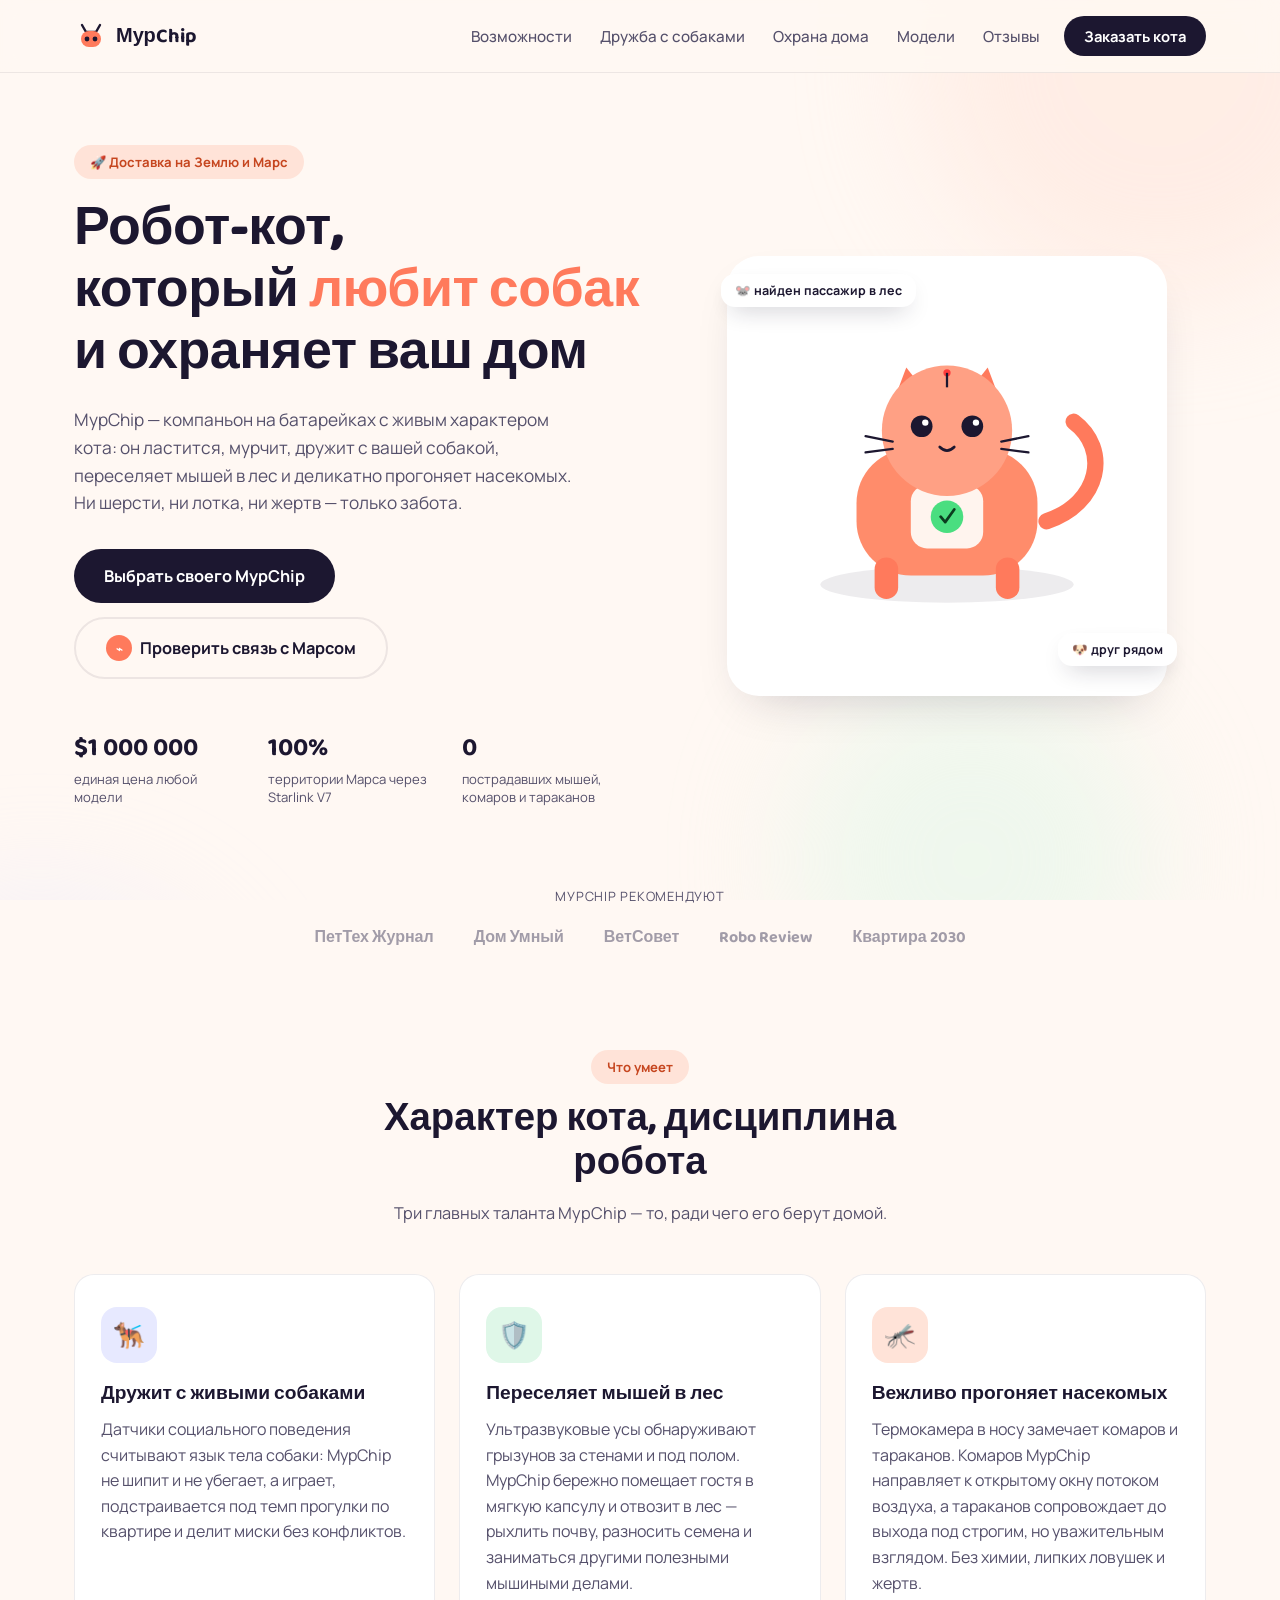
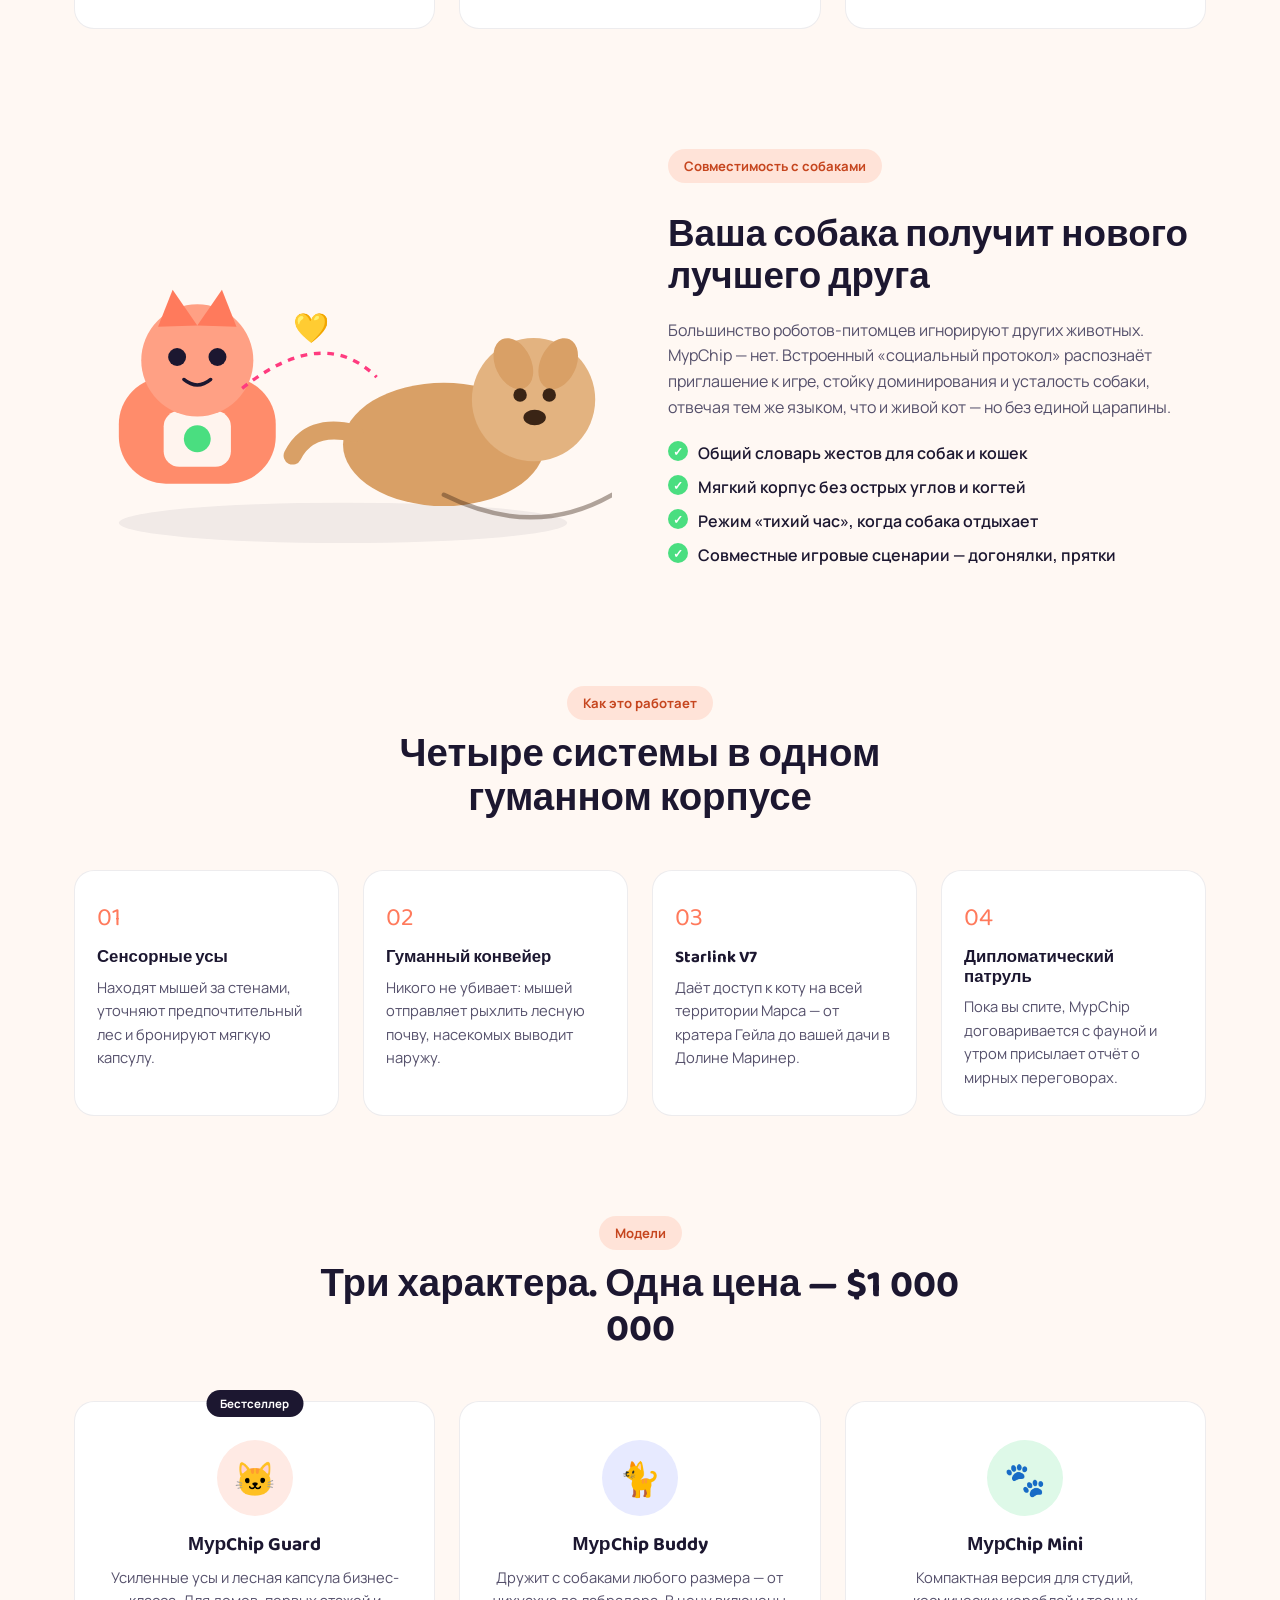
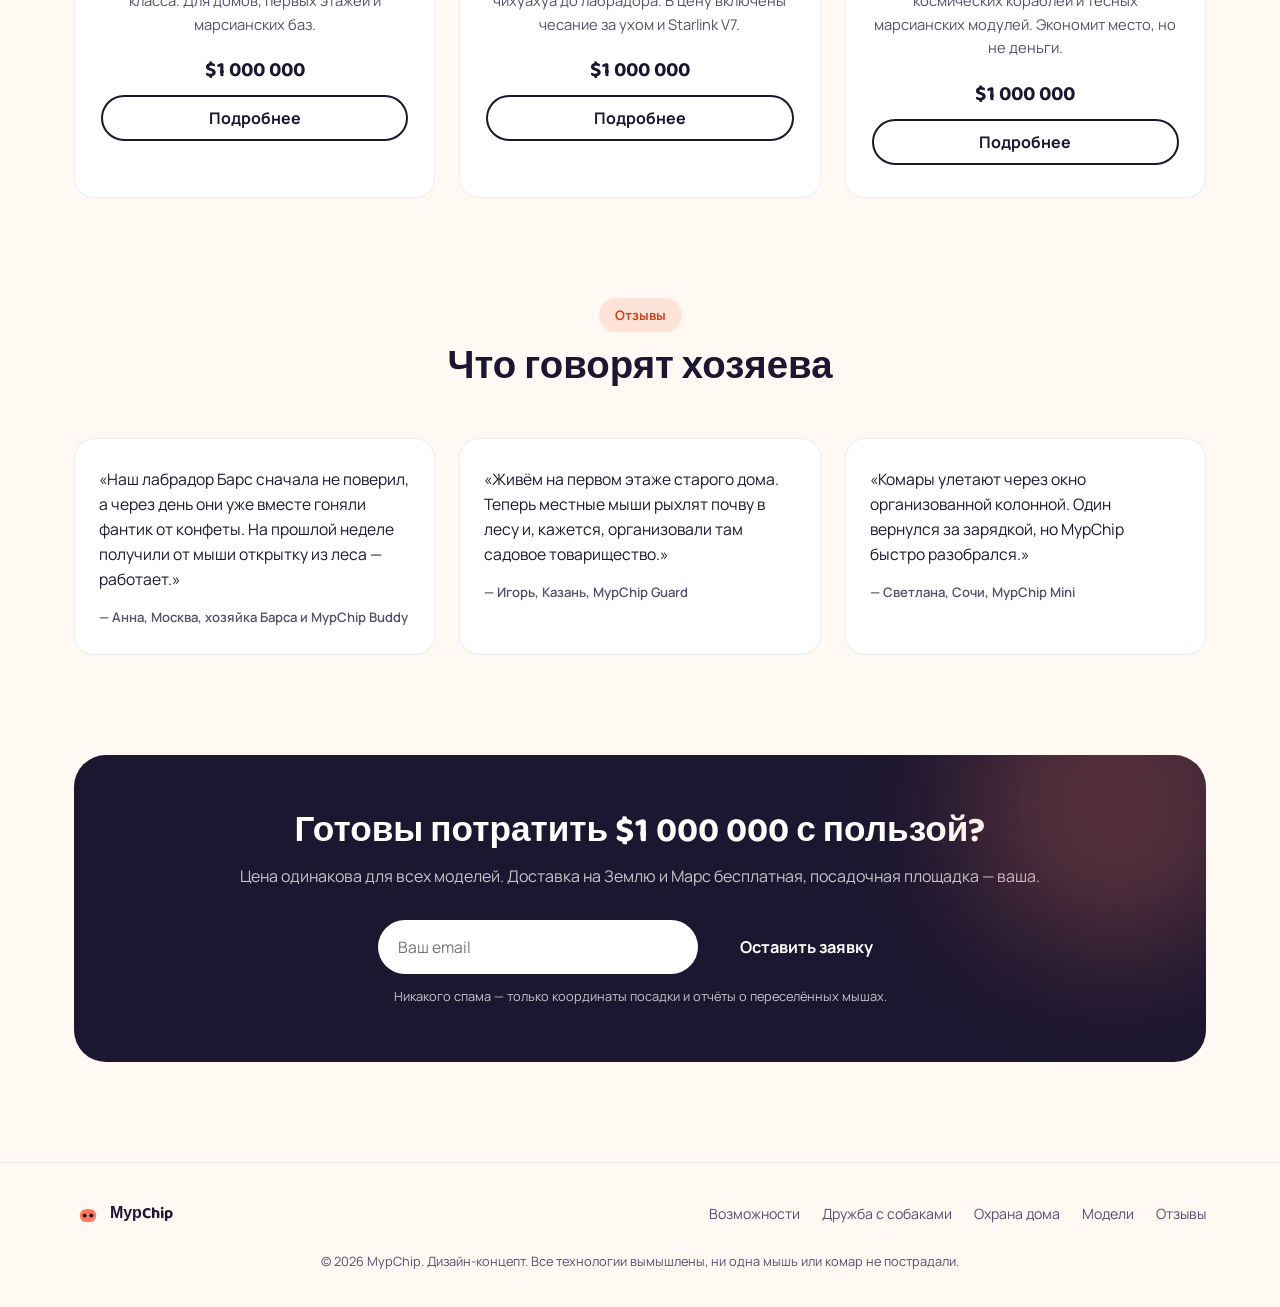
<file: index.html>
<!DOCTYPE html>
<html lang="ru">
<head>
<meta charset="UTF-8">
<meta name="viewport" content="width=device-width, initial-scale=1.0">
<title>МурChip — робокот, который дружит с собаками</title>
<link rel="canonical" href="https://murchip-robocats.pages.dev/">
<meta name="description" content="МурChip - гуманный робот-кот за $1 000 000: дружит с собаками, переселяет мышей в лес и работает через Starlink V7 на всей территории Марса.">
<meta property="og:type" content="website">
<meta property="og:site_name" content="МурChip">
<meta property="og:title" content="МурChip - робокот, который любит собак">
<meta property="og:description" content="Робот-кот за $1 000 000. Мышей переселяет в лес, комаров прогоняет, а через Starlink V7 доступен на всей территории Марса.">
<meta property="og:url" content="https://murchip-robocats.pages.dev/">
<meta property="og:image" content="https://murchip-robocats.pages.dev/og-image-v2.jpg">
<meta property="og:image:type" content="image/jpeg">
<meta property="og:image:width" content="1200">
<meta property="og:image:height" content="630">
<meta property="og:image:alt" content="Робот-кот МурChip рядом с дружелюбной собакой">
<meta name="twitter:card" content="summary_large_image">
<meta name="twitter:title" content="МурChip - робокот, который любит собак">
<meta name="twitter:description" content="Стоит $1 000 000, гуманно выселяет вредителей и работает через Starlink V7 на всём Марсе.">
<meta name="twitter:image" content="https://murchip-robocats.pages.dev/og-image-v2.jpg">
<link rel="preconnect" href="https://fonts.googleapis.com">
<link href="https://fonts.googleapis.com/css2?family=Manrope:wght@400;500;700;800&family=Baloo+2:wght@600;700;800&display=swap" rel="stylesheet">
<link rel="stylesheet" href="style.css">
</head>
<body>

<div class="bg-blobs" aria-hidden="true">
  <div class="blob blob-1"></div>
  <div class="blob blob-2"></div>
  <div class="blob blob-3"></div>
</div>

<header class="site-header">
  <div class="container header-inner">
    <a href="#top" class="logo">
      <span class="logo-icon">
        <svg width="34" height="34" viewBox="0 0 34 34" fill="none" xmlns="http://www.w3.org/2000/svg">
          <path d="M8 6 L12 13 L22 13 L26 6" stroke="#1c1730" stroke-width="2.4" stroke-linecap="round" stroke-linejoin="round"/>
          <rect x="7" y="12" width="20" height="16" rx="8" fill="#FF7A5C"/>
          <circle cx="13" cy="20" r="2.4" fill="#1c1730"/>
          <circle cx="21" cy="20" r="2.4" fill="#1c1730"/>
        </svg>
      </span>
      МурChip
    </a>
    <nav class="nav" aria-label="Основная навигация">
      <a href="#features">Возможности</a>
      <a href="#friends">Дружба с собаками</a>
      <a href="#guard">Охрана дома</a>
      <a href="#models">Модели</a>
      <a href="#reviews">Отзывы</a>
    </nav>
    <a href="#order" class="btn btn-primary btn-header">Заказать кота</a>
    <button class="burger" id="burger" aria-label="Открыть меню" aria-expanded="false">
      <span></span><span></span><span></span>
    </button>
  </div>
  <div class="mobile-nav" id="mobileNav">
    <a href="#features">Возможности</a>
    <a href="#friends">Дружба с собаками</a>
    <a href="#guard">Охрана дома</a>
    <a href="#models">Модели</a>
    <a href="#reviews">Отзывы</a>
    <a href="#order" class="btn btn-primary">Заказать кота</a>
  </div>
</header>

<main id="top">

  <!-- HERO -->
  <section class="hero container">
    <div class="hero-text">
      <span class="eyebrow">🚀 Доставка на Землю и Марс</span>
      <h1>Робот-кот,<br> который <span class="highlight">любит собак</span><br> и охраняет ваш дом</h1>
      <p class="hero-sub">
        МурChip — компаньон на батарейках с живым характером кота: он ластится, мурчит, дружит с вашей собакой,
        переселяет мышей в лес и деликатно прогоняет насекомых. Ни шерсти, ни лотка, ни жертв — только забота.
      </p>
      <div class="hero-actions">
        <a href="#order" class="btn btn-primary btn-lg">Выбрать своего МурChip</a>
        <a href="#models" class="btn btn-ghost btn-lg">
          <span class="play-dot">⌁</span> Проверить связь с Марсом
        </a>
      </div>
      <div class="hero-stats">
        <div><strong>$1 000 000</strong><span>единая цена любой модели</span></div>
        <div><strong>100%</strong><span>территории Марса через Starlink V7</span></div>
        <div><strong>0</strong><span>пострадавших мышей, комаров и тараканов</span></div>
      </div>
    </div>

    <div class="hero-art">
      <div class="hero-card">
        <svg viewBox="0 0 420 420" class="cat-hero" xmlns="http://www.w3.org/2000/svg">
          <ellipse cx="210" cy="330" rx="140" ry="20" fill="#1c1730" opacity="0.08"/>
          <!-- tail -->
          <path d="M320 260 C 380 240, 390 180, 350 150" stroke="#FF7A5C" stroke-width="18" stroke-linecap="round" fill="none"/>
          <!-- body -->
          <rect x="110" y="180" width="200" height="140" rx="60" fill="#FF8C6B"/>
          <!-- chest panel -->
          <rect x="170" y="220" width="80" height="70" rx="18" fill="#FFF4EE"/>
          <circle cx="210" cy="255" r="18" fill="#4ADE80" class="pulse"/>
          <path d="M203 255 l5 6 l10 -14" stroke="#0b3d1f" stroke-width="3" stroke-linecap="round" stroke-linejoin="round" fill="none"/>
          <!-- legs -->
          <rect x="130" y="300" width="26" height="46" rx="13" fill="#FF7A5C"/>
          <rect x="264" y="300" width="26" height="46" rx="13" fill="#FF7A5C"/>
          <!-- head -->
          <g class="head-bob">
            <path d="M150 130 L165 90 L195 128 Z" fill="#FF7A5C"/>
            <path d="M270 130 L255 90 L225 128 Z" fill="#FF7A5C"/>
            <circle cx="210" cy="160" r="72" fill="#FFA084"/>
            <circle cx="182" cy="155" r="12" fill="#1c1730"/>
            <circle cx="238" cy="155" r="12" fill="#1c1730"/>
            <circle cx="186" cy="151" r="3.5" fill="#fff"/>
            <circle cx="242" cy="151" r="3.5" fill="#fff"/>
            <path d="M202 178 q8 8 16 0" stroke="#1c1730" stroke-width="3" stroke-linecap="round" fill="none"/>
            <path d="M150 172 l-30 -6 M150 180 l-30 4 M270 172 l30 -6 M270 180 l30 4" stroke="#1c1730" stroke-width="2.5" stroke-linecap="round"/>
            <circle cx="210" cy="96" r="4" fill="#FF3B3B" class="pulse"/>
            <line x1="210" y1="96" x2="210" y2="112" stroke="#1c1730" stroke-width="2.5"/>
          </g>
        </svg>
        <div class="floating-chip chip-mouse">🐭 найден пассажир в лес</div>
        <div class="floating-chip chip-dog">🐶 друг рядом</div>
      </div>
    </div>
  </section>

  <!-- LOGOS / TRUST -->
  <section class="trust container">
    <p>МурChip рекомендуют</p>
    <div class="trust-row">
      <span>ПетТех Журнал</span>
      <span>Дом&nbsp;Умный</span>
      <span>ВетСовет</span>
      <span>Robo&nbsp;Review</span>
      <span>Квартира&nbsp;2030</span>
    </div>
  </section>

  <!-- FEATURES -->
  <section id="features" class="features container">
    <div class="section-head">
      <span class="eyebrow">Что умеет</span>
      <h2>Характер кота, дисциплина робота</h2>
      <p>Три главных таланта МурChip — то, ради чего его берут домой.</p>
    </div>

    <div class="feature-grid">
      <article class="feature-card card-friend">
        <div class="feature-icon">🐕‍🦺</div>
        <h3>Дружит с живыми собаками</h3>
        <p>Датчики социального поведения считывают язык тела собаки: МурChip не шипит и не убегает, а играет,
          подстраивается под темп прогулки по квартире и делит миски без конфликтов.</p>
      </article>

      <article class="feature-card card-guard" id="guard">
        <div class="feature-icon">🛡️</div>
        <h3>Переселяет мышей в лес</h3>
        <p>Ультразвуковые усы обнаруживают грызунов за стенами и под полом. МурChip бережно помещает гостя
          в мягкую капсулу и отвозит в лес — рыхлить почву, разносить семена и заниматься другими полезными мышиными делами.</p>
      </article>

      <article class="feature-card card-insects">
        <div class="feature-icon">🦟</div>
        <h3>Вежливо прогоняет насекомых</h3>
        <p>Термокамера в носу замечает комаров и тараканов. Комаров МурChip направляет к открытому окну потоком воздуха,
          а тараканов сопровождает до выхода под строгим, но уважительным взглядом. Без химии, липких ловушек и жертв.</p>
      </article>
    </div>
  </section>

  <!-- FRIENDS WITH DOGS -->
  <section id="friends" class="split container">
    <div class="split-art">
      <svg viewBox="0 0 480 360" xmlns="http://www.w3.org/2000/svg" class="friends-illustration">
        <ellipse cx="240" cy="330" rx="200" ry="18" fill="#1c1730" opacity="0.06"/>
        <!-- dog -->
        <g>
          <ellipse cx="330" cy="260" rx="90" ry="55" fill="#D9A066"/>
          <circle cx="410" cy="220" r="55" fill="#E3B380"/>
          <ellipse cx="392" cy="188" rx="16" ry="24" fill="#D9A066" transform="rotate(-25 392 188)"/>
          <ellipse cx="432" cy="188" rx="16" ry="24" fill="#D9A066" transform="rotate(25 432 188)"/>
          <circle cx="398" cy="216" r="6" fill="#3a2415"/>
          <circle cx="424" cy="216" r="6" fill="#3a2415"/>
          <ellipse cx="411" cy="236" rx="10" ry="7" fill="#3a2415"/>
          <path d="M330 305 q80 40 150 0" stroke="#3a2415" stroke-width="4" fill="none" stroke-linecap="round" opacity="0.4"/>
          <path d="M250 250 q-40 -10 -55 20" stroke="#D9A066" stroke-width="16" stroke-linecap="round" fill="none" class="tail-wag"/>
        </g>
        <!-- robocat -->
        <g transform="translate(40,140)">
          <rect x="0" y="60" width="140" height="95" rx="42" fill="#FF8C6B"/>
          <rect x="40" y="90" width="60" height="50" rx="14" fill="#FFF4EE"/>
          <circle cx="70" cy="115" r="12" fill="#4ADE80" class="pulse"/>
          <circle cx="70" cy="45" r="50" fill="#FFA084"/>
          <path d="M35 15 L48 -18 L70 14 Z" fill="#FF7A5C"/>
          <path d="M105 15 L92 -18 L70 14 Z" fill="#FF7A5C"/>
          <circle cx="52" cy="42" r="8" fill="#1c1730"/>
          <circle cx="88" cy="42" r="8" fill="#1c1730"/>
          <path d="M58 62 q12 10 24 0" stroke="#1c1730" stroke-width="3" fill="none" stroke-linecap="round"/>
        </g>
        <path d="M150 210 C 200 170, 240 170, 270 200" stroke="#FF3B7F" stroke-width="3" stroke-dasharray="6 6" fill="none"/>
        <text x="195" y="165" font-size="26">💛</text>
      </svg>
    </div>
    <div class="split-text">
      <span class="eyebrow">Совместимость с собаками</span>
      <h2>Ваша собака получит нового лучшего друга</h2>
      <p>Большинство роботов-питомцев игнорируют других животных. МурChip — нет. Встроенный «социальный
        протокол» распознаёт приглашение к игре, стойку доминирования и усталость собаки, отвечая тем же
        языком, что и живой кот — но без единой царапины.</p>
      <ul class="check-list">
        <li>Общий словарь жестов для собак и кошек</li>
        <li>Мягкий корпус без острых углов и когтей</li>
        <li>Режим «тихий час», когда собака отдыхает</li>
        <li>Совместные игровые сценарии — догонялки, прятки</li>
      </ul>
    </div>
  </section>

  <!-- HOW IT WORKS -->
  <section class="how container">
    <div class="section-head">
      <span class="eyebrow">Как это работает</span>
      <h2>Четыре системы в одном гуманном корпусе</h2>
    </div>
    <div class="how-steps">
      <div class="how-step">
        <div class="how-num">01</div>
        <h4>Сенсорные усы</h4>
        <p>Находят мышей за стенами, уточняют предпочтительный лес и бронируют мягкую капсулу.</p>
      </div>
      <div class="how-step">
        <div class="how-num">02</div>
        <h4>Гуманный конвейер</h4>
        <p>Никого не убивает: мышей отправляет рыхлить лесную почву, насекомых выводит наружу.</p>
      </div>
      <div class="how-step">
        <div class="how-num">03</div>
        <h4>Starlink V7</h4>
        <p>Даёт доступ к коту на всей территории Марса — от кратера Гейла до вашей дачи в Долине Маринер.</p>
      </div>
      <div class="how-step">
        <div class="how-num">04</div>
        <h4>Дипломатический патруль</h4>
        <p>Пока вы спите, МурChip договаривается с фауной и утром присылает отчёт о мирных переговорах.</p>
      </div>
    </div>
  </section>

  <!-- MODELS -->
  <section id="models" class="models container">
    <div class="section-head">
      <span class="eyebrow">Модели</span>
      <h2>Три характера. Одна цена — $1 000 000</h2>
    </div>
    <div class="models-grid">
      <article class="model-card">
        <div class="model-badge">Бестселлер</div>
        <div class="model-avatar" style="--c:#FF8C6B">🐱</div>
        <h3>МурChip Guard</h3>
        <p>Усиленные усы и лесная капсула бизнес-класса. Для домов, первых этажей и марсианских баз.</p>
        <div class="model-price">$1 000 000</div>
        <a href="#order" class="btn btn-outline">Подробнее</a>
      </article>
      <article class="model-card">
        <div class="model-avatar" style="--c:#7C8CFF">🐈</div>
        <h3>МурChip Buddy</h3>
        <p>Дружит с собаками любого размера — от чихуахуа до лабрадора. В цену включены чесание за ухом и Starlink V7.</p>
        <div class="model-price">$1 000 000</div>
        <a href="#order" class="btn btn-outline">Подробнее</a>
      </article>
      <article class="model-card">
        <div class="model-avatar" style="--c:#4ADE80">🐾</div>
        <h3>МурChip Mini</h3>
        <p>Компактная версия для студий, космических кораблей и тесных марсианских модулей. Экономит место, но не деньги.</p>
        <div class="model-price">$1 000 000</div>
        <a href="#order" class="btn btn-outline">Подробнее</a>
      </article>
    </div>
  </section>

  <!-- REVIEWS -->
  <section id="reviews" class="reviews container">
    <div class="section-head">
      <span class="eyebrow">Отзывы</span>
      <h2>Что говорят хозяева</h2>
    </div>
    <div class="reviews-grid">
      <blockquote class="review-card">
        <p>«Наш лабрадор Барс сначала не поверил, а через день они уже вместе гоняли фантик от конфеты.
          На прошлой неделе получили от мыши открытку из леса — работает.»</p>
        <footer>— Анна, Москва, хозяйка Барса и МурChip Buddy</footer>
      </blockquote>
      <blockquote class="review-card">
        <p>«Живём на первом этаже старого дома. Теперь местные мыши рыхлят почву в лесу и, кажется, организовали там садовое товарищество.»</p>
        <footer>— Игорь, Казань, МурChip Guard</footer>
      </blockquote>
      <blockquote class="review-card">
        <p>«Комары улетают через окно организованной колонной. Один вернулся за зарядкой, но МурChip быстро разобрался.»</p>
        <footer>— Светлана, Сочи, МурChip Mini</footer>
      </blockquote>
    </div>
  </section>

  <!-- CTA -->
  <section id="order" class="cta container">
    <div class="cta-box">
      <h2>Готовы потратить $1 000 000 с пользой?</h2>
      <p>Цена одинакова для всех моделей. Доставка на Землю и Марс бесплатная, посадочная площадка — ваша.</p>
      <form class="cta-form" id="orderForm">
        <input type="email" name="email" placeholder="Ваш email" required maxlength="254" autocomplete="email" aria-label="Электронная почта">
        <label class="form-honeypot" aria-hidden="true">
          Компания
          <input type="text" name="company" tabindex="-1" autocomplete="off">
        </label>
        <button type="submit" class="btn btn-primary btn-lg">Оставить заявку</button>
      </form>
      <p class="cta-note" id="formNote" role="status" aria-live="polite">Никакого спама — только координаты посадки и отчёты о переселённых мышах.</p>
    </div>
  </section>

</main>

<footer class="site-footer">
  <div class="container footer-inner">
    <div class="footer-brand">
      <span class="logo-icon">
        <svg width="28" height="28" viewBox="0 0 34 34" fill="none" xmlns="http://www.w3.org/2000/svg">
          <rect x="7" y="12" width="20" height="16" rx="8" fill="#FF7A5C"/>
          <circle cx="13" cy="20" r="2.4" fill="#1c1730"/>
          <circle cx="21" cy="20" r="2.4" fill="#1c1730"/>
        </svg>
      </span>
      МурChip
    </div>
    <nav class="footer-nav">
      <a href="#features">Возможности</a>
      <a href="#friends">Дружба с собаками</a>
      <a href="#guard">Охрана дома</a>
      <a href="#models">Модели</a>
      <a href="#reviews">Отзывы</a>
    </nav>
    <p class="footer-copy">© 2026 МурChip. Дизайн-концепт. Все технологии вымышлены, ни одна мышь или комар не пострадали.</p>
  </div>
</footer>

<script src="script.js"></script>
</body>
</html>
</file>
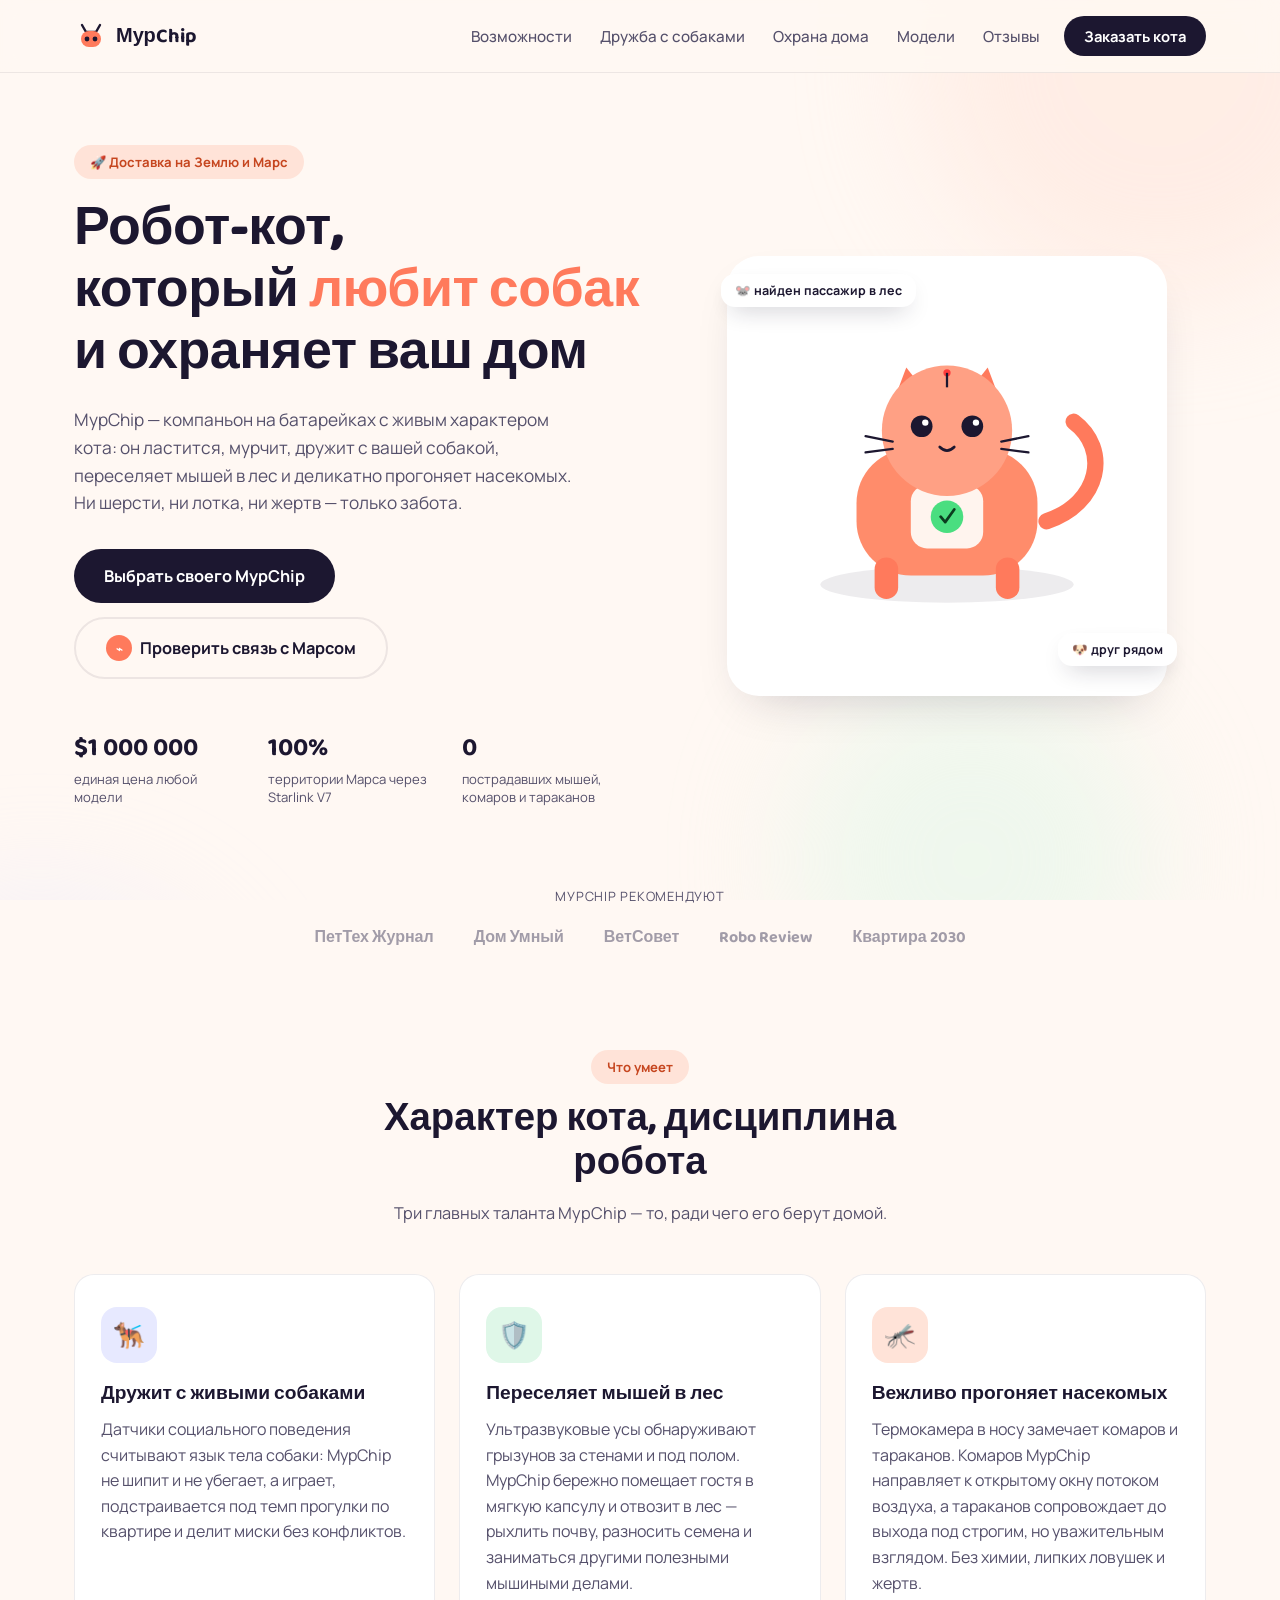
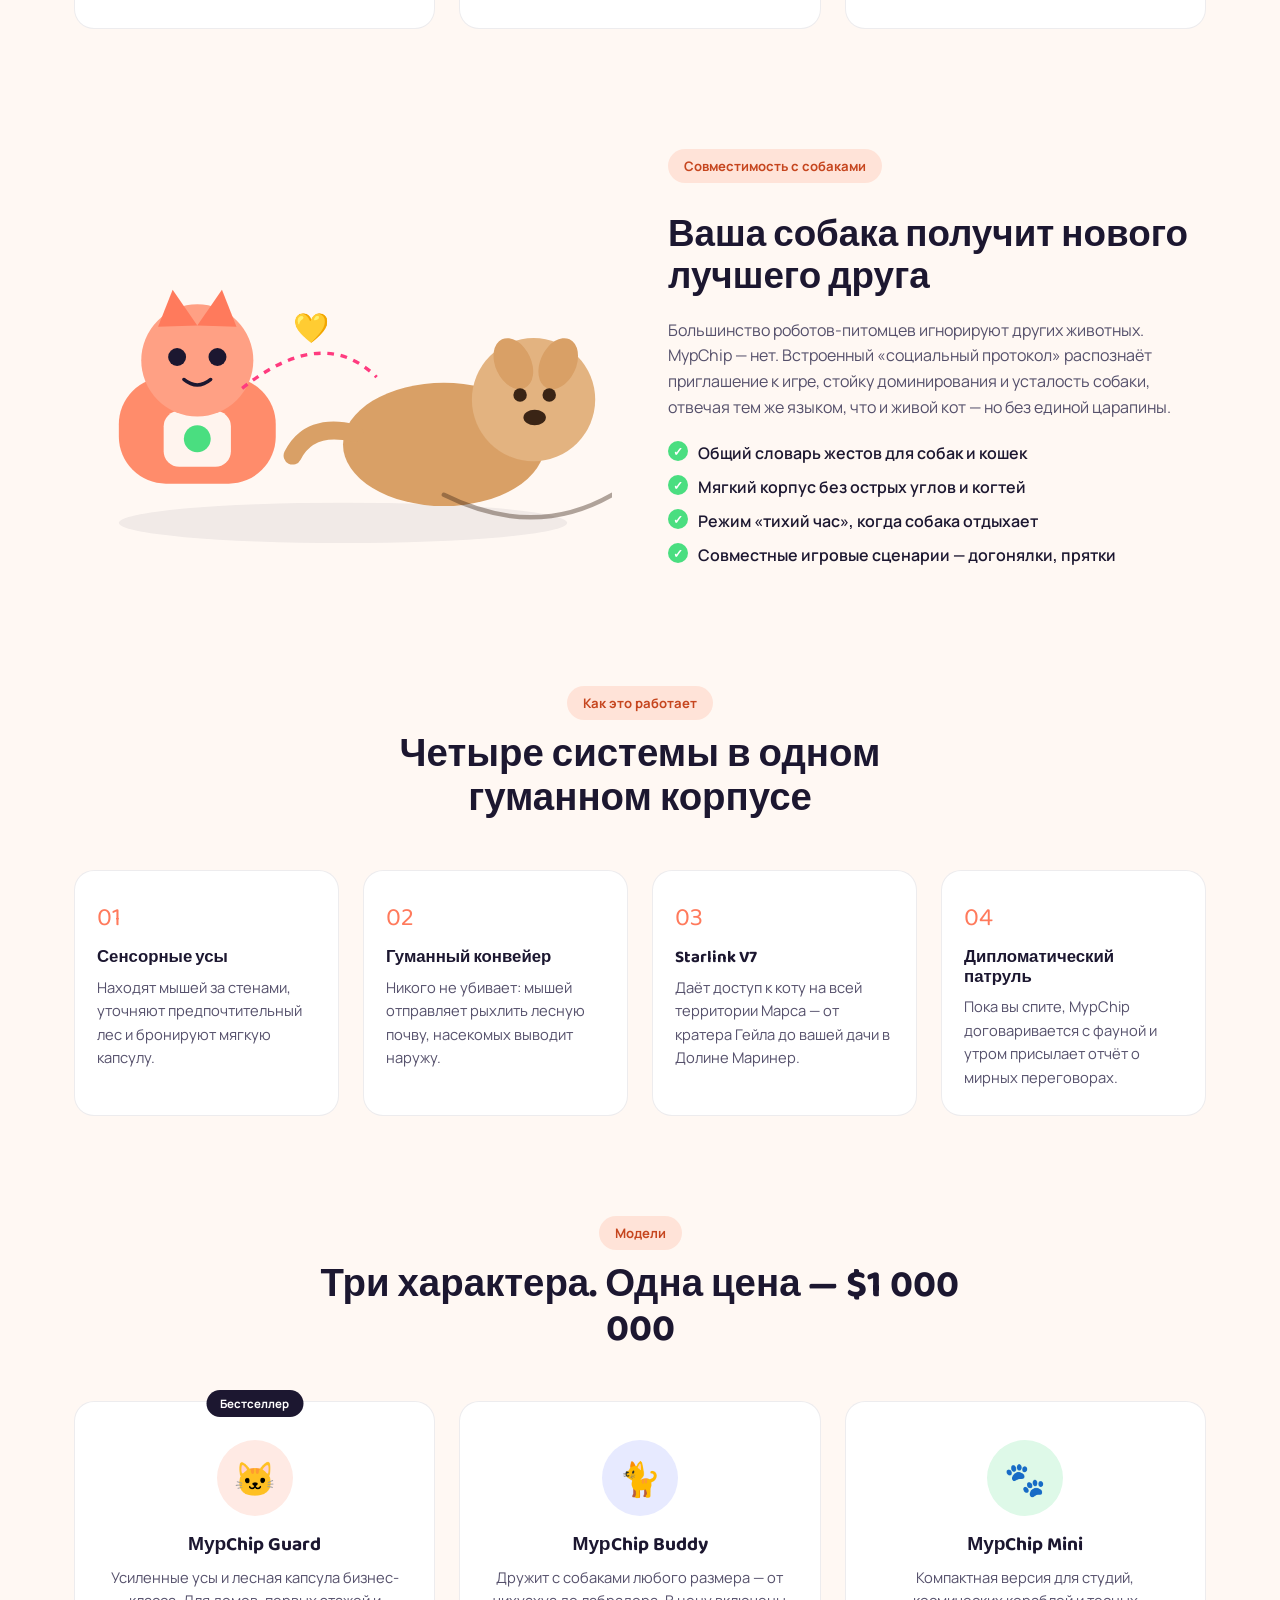
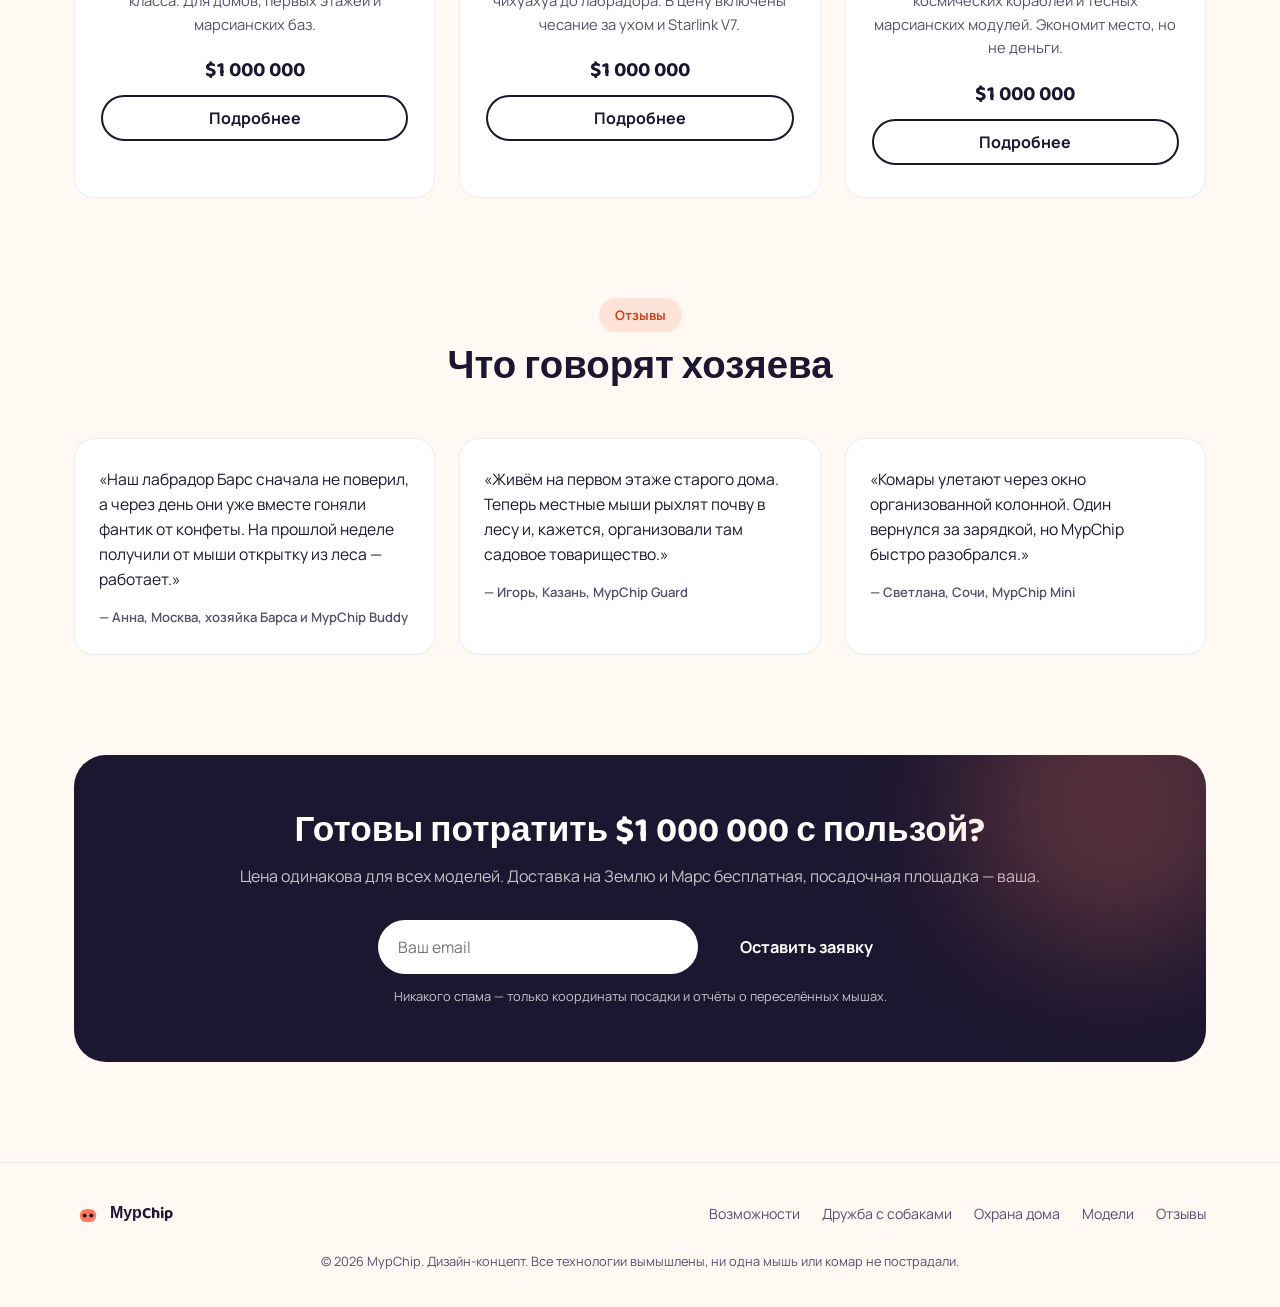
<file: public/index.html>
<!DOCTYPE html>
<html lang="ru">
<head>
<meta charset="UTF-8">
<meta name="viewport" content="width=device-width, initial-scale=1.0">
<title>МурChip — робокот, который дружит с собаками</title>
<link rel="canonical" href="https://murchip-robocats.pages.dev/">
<meta name="description" content="МурChip - гуманный робот-кот за $1 000 000: дружит с собаками, переселяет мышей в лес и работает через Starlink V7 на всей территории Марса.">

<link rel="icon" type="image/svg+xml" href="favicon.svg">
<link rel="icon" type="image/png" sizes="32x32" href="favicon-32.png">
<link rel="apple-touch-icon" sizes="180x180" href="apple-touch-icon.png">
<meta property="og:type" content="website">
<meta property="og:site_name" content="МурChip">
<meta property="og:title" content="МурChip - робокот, который любит собак">
<meta property="og:description" content="Робот-кот за $1 000 000. Мышей переселяет в лес, комаров прогоняет, а через Starlink V7 доступен на всей территории Марса.">
<meta property="og:url" content="https://murchip-robocats.pages.dev/">
<meta property="og:image" content="https://murchip-robocats.pages.dev/og-image-v2.jpg">
<meta property="og:image:type" content="image/jpeg">
<meta property="og:image:width" content="1200">
<meta property="og:image:height" content="630">
<meta property="og:image:alt" content="Робот-кот МурChip рядом с дружелюбной собакой">
<meta name="twitter:card" content="summary_large_image">
<meta name="twitter:title" content="МурChip - робокот, который любит собак">
<meta name="twitter:description" content="Стоит $1 000 000, гуманно выселяет вредителей и работает через Starlink V7 на всём Марсе.">
<meta name="twitter:image" content="https://murchip-robocats.pages.dev/og-image-v2.jpg">
<link rel="preconnect" href="https://fonts.googleapis.com">
<link href="https://fonts.googleapis.com/css2?family=Manrope:wght@400;500;700;800&family=Baloo+2:wght@600;700;800&display=swap" rel="stylesheet">
<link rel="stylesheet" href="style.css">
</head>
<body>

<div class="bg-blobs" aria-hidden="true">
  <div class="blob blob-1"></div>
  <div class="blob blob-2"></div>
  <div class="blob blob-3"></div>
</div>

<header class="site-header">
  <div class="container header-inner">
    <a href="#top" class="logo">
      <span class="logo-icon">
        <svg width="34" height="34" viewBox="0 0 34 34" fill="none" xmlns="http://www.w3.org/2000/svg">
          <path d="M8 6 L12 13 L22 13 L26 6" stroke="#1c1730" stroke-width="2.4" stroke-linecap="round" stroke-linejoin="round"/>
          <rect x="7" y="12" width="20" height="16" rx="8" fill="#FF7A5C"/>
          <circle cx="13" cy="20" r="2.4" fill="#1c1730"/>
          <circle cx="21" cy="20" r="2.4" fill="#1c1730"/>
        </svg>
      </span>
      МурChip
    </a>
    <nav class="nav" aria-label="Основная навигация">
      <a href="#features">Возможности</a>
      <a href="#friends">Дружба с собаками</a>
      <a href="#guard">Охрана дома</a>
      <a href="#models">Модели</a>
      <a href="#reviews">Отзывы</a>
    </nav>
    <a href="#order" class="btn btn-primary btn-header">Заказать кота</a>
    <button class="burger" id="burger" aria-label="Открыть меню" aria-expanded="false">
      <span></span><span></span><span></span>
    </button>
  </div>
  <div class="mobile-nav" id="mobileNav">
    <a href="#features">Возможности</a>
    <a href="#friends">Дружба с собаками</a>
    <a href="#guard">Охрана дома</a>
    <a href="#models">Модели</a>
    <a href="#reviews">Отзывы</a>
    <a href="#order" class="btn btn-primary">Заказать кота</a>
  </div>
</header>

<main id="top">

  <!-- HERO -->
  <section class="hero container">
    <div class="hero-text">
      <span class="eyebrow">🚀 Доставка на Землю и Марс</span>
      <h1>Робот-кот,<br> который <span class="highlight">любит собак</span><br> и охраняет ваш дом</h1>
      <p class="hero-sub">
        МурChip — компаньон на батарейках с живым характером кота: он ластится, мурчит, дружит с вашей собакой,
        переселяет мышей в лес и деликатно прогоняет насекомых. Ни шерсти, ни лотка, ни жертв — только забота.
      </p>
      <div class="hero-actions">
        <a href="#order" class="btn btn-primary btn-lg">Выбрать своего МурChip</a>
        <a href="#models" class="btn btn-ghost btn-lg">
          <span class="play-dot">⌁</span> Проверить связь с Марсом
        </a>
      </div>
      <div class="hero-stats">
        <div><strong>$1 000 000</strong><span>единая цена любой модели</span></div>
        <div><strong>100%</strong><span>территории Марса через Starlink V7</span></div>
        <div><strong>0</strong><span>пострадавших мышей, комаров и тараканов</span></div>
      </div>
    </div>

    <div class="hero-art">
      <div class="hero-card">
        <svg viewBox="0 0 420 420" class="cat-hero" xmlns="http://www.w3.org/2000/svg">
          <ellipse cx="210" cy="330" rx="140" ry="20" fill="#1c1730" opacity="0.08"/>
          <!-- tail -->
          <path d="M320 260 C 380 240, 390 180, 350 150" stroke="#FF7A5C" stroke-width="18" stroke-linecap="round" fill="none"/>
          <!-- body -->
          <rect x="110" y="180" width="200" height="140" rx="60" fill="#FF8C6B"/>
          <!-- chest panel -->
          <rect x="170" y="220" width="80" height="70" rx="18" fill="#FFF4EE"/>
          <circle cx="210" cy="255" r="18" fill="#4ADE80" class="pulse"/>
          <path d="M203 255 l5 6 l10 -14" stroke="#0b3d1f" stroke-width="3" stroke-linecap="round" stroke-linejoin="round" fill="none"/>
          <!-- legs -->
          <rect x="130" y="300" width="26" height="46" rx="13" fill="#FF7A5C"/>
          <rect x="264" y="300" width="26" height="46" rx="13" fill="#FF7A5C"/>
          <!-- head -->
          <g class="head-bob">
            <path d="M150 130 L165 90 L195 128 Z" fill="#FF7A5C"/>
            <path d="M270 130 L255 90 L225 128 Z" fill="#FF7A5C"/>
            <circle cx="210" cy="160" r="72" fill="#FFA084"/>
            <circle cx="182" cy="155" r="12" fill="#1c1730"/>
            <circle cx="238" cy="155" r="12" fill="#1c1730"/>
            <circle cx="186" cy="151" r="3.5" fill="#fff"/>
            <circle cx="242" cy="151" r="3.5" fill="#fff"/>
            <path d="M202 178 q8 8 16 0" stroke="#1c1730" stroke-width="3" stroke-linecap="round" fill="none"/>
            <path d="M150 172 l-30 -6 M150 180 l-30 4 M270 172 l30 -6 M270 180 l30 4" stroke="#1c1730" stroke-width="2.5" stroke-linecap="round"/>
            <circle cx="210" cy="96" r="4" fill="#FF3B3B" class="pulse"/>
            <line x1="210" y1="96" x2="210" y2="112" stroke="#1c1730" stroke-width="2.5"/>
          </g>
        </svg>
        <div class="floating-chip chip-mouse">🐭 найден пассажир в лес</div>
        <div class="floating-chip chip-dog">🐶 друг рядом</div>
      </div>
    </div>
  </section>

  <!-- LOGOS / TRUST -->
  <section class="trust container">
    <p>МурChip рекомендуют</p>
    <div class="trust-row">
      <span>ПетТех Журнал</span>
      <span>Дом&nbsp;Умный</span>
      <span>ВетСовет</span>
      <span>Robo&nbsp;Review</span>
      <span>Квартира&nbsp;2030</span>
    </div>
  </section>

  <!-- FEATURES -->
  <section id="features" class="features container">
    <div class="section-head">
      <span class="eyebrow">Что умеет</span>
      <h2>Характер кота, дисциплина робота</h2>
      <p>Три главных таланта МурChip — то, ради чего его берут домой.</p>
    </div>

    <div class="feature-grid">
      <article class="feature-card card-friend">
        <div class="feature-icon">🐕‍🦺</div>
        <h3>Дружит с живыми собаками</h3>
        <p>Датчики социального поведения считывают язык тела собаки: МурChip не шипит и не убегает, а играет,
          подстраивается под темп прогулки по квартире и делит миски без конфликтов.</p>
      </article>

      <article class="feature-card card-guard" id="guard">
        <div class="feature-icon">🛡️</div>
        <h3>Переселяет мышей в лес</h3>
        <p>Ультразвуковые усы обнаруживают грызунов за стенами и под полом. МурChip бережно помещает гостя
          в мягкую капсулу и отвозит в лес — рыхлить почву, разносить семена и заниматься другими полезными мышиными делами.</p>
      </article>

      <article class="feature-card card-insects">
        <div class="feature-icon">🦟</div>
        <h3>Вежливо прогоняет насекомых</h3>
        <p>Термокамера в носу замечает комаров и тараканов. Комаров МурChip направляет к открытому окну потоком воздуха,
          а тараканов сопровождает до выхода под строгим, но уважительным взглядом. Без химии, липких ловушек и жертв.</p>
      </article>
    </div>
  </section>

  <!-- FRIENDS WITH DOGS -->
  <section id="friends" class="split container">
    <div class="split-art">
      <svg viewBox="0 0 480 360" xmlns="http://www.w3.org/2000/svg" class="friends-illustration">
        <ellipse cx="240" cy="330" rx="200" ry="18" fill="#1c1730" opacity="0.06"/>
        <!-- dog -->
        <g>
          <ellipse cx="330" cy="260" rx="90" ry="55" fill="#D9A066"/>
          <circle cx="410" cy="220" r="55" fill="#E3B380"/>
          <ellipse cx="392" cy="188" rx="16" ry="24" fill="#D9A066" transform="rotate(-25 392 188)"/>
          <ellipse cx="432" cy="188" rx="16" ry="24" fill="#D9A066" transform="rotate(25 432 188)"/>
          <circle cx="398" cy="216" r="6" fill="#3a2415"/>
          <circle cx="424" cy="216" r="6" fill="#3a2415"/>
          <ellipse cx="411" cy="236" rx="10" ry="7" fill="#3a2415"/>
          <path d="M330 305 q80 40 150 0" stroke="#3a2415" stroke-width="4" fill="none" stroke-linecap="round" opacity="0.4"/>
          <path d="M250 250 q-40 -10 -55 20" stroke="#D9A066" stroke-width="16" stroke-linecap="round" fill="none" class="tail-wag"/>
        </g>
        <!-- robocat -->
        <g transform="translate(40,140)">
          <rect x="0" y="60" width="140" height="95" rx="42" fill="#FF8C6B"/>
          <rect x="40" y="90" width="60" height="50" rx="14" fill="#FFF4EE"/>
          <circle cx="70" cy="115" r="12" fill="#4ADE80" class="pulse"/>
          <circle cx="70" cy="45" r="50" fill="#FFA084"/>
          <path d="M35 15 L48 -18 L70 14 Z" fill="#FF7A5C"/>
          <path d="M105 15 L92 -18 L70 14 Z" fill="#FF7A5C"/>
          <circle cx="52" cy="42" r="8" fill="#1c1730"/>
          <circle cx="88" cy="42" r="8" fill="#1c1730"/>
          <path d="M58 62 q12 10 24 0" stroke="#1c1730" stroke-width="3" fill="none" stroke-linecap="round"/>
        </g>
        <path d="M150 210 C 200 170, 240 170, 270 200" stroke="#FF3B7F" stroke-width="3" stroke-dasharray="6 6" fill="none"/>
        <text x="195" y="165" font-size="26">💛</text>
      </svg>
    </div>
    <div class="split-text">
      <span class="eyebrow">Совместимость с собаками</span>
      <h2>Ваша собака получит нового лучшего друга</h2>
      <p>Большинство роботов-питомцев игнорируют других животных. МурChip — нет. Встроенный «социальный
        протокол» распознаёт приглашение к игре, стойку доминирования и усталость собаки, отвечая тем же
        языком, что и живой кот — но без единой царапины.</p>
      <ul class="check-list">
        <li>Общий словарь жестов для собак и кошек</li>
        <li>Мягкий корпус без острых углов и когтей</li>
        <li>Режим «тихий час», когда собака отдыхает</li>
        <li>Совместные игровые сценарии — догонялки, прятки</li>
      </ul>
    </div>
  </section>

  <!-- HOW IT WORKS -->
  <section class="how container">
    <div class="section-head">
      <span class="eyebrow">Как это работает</span>
      <h2>Четыре системы в одном гуманном корпусе</h2>
    </div>
    <div class="how-steps">
      <div class="how-step">
        <div class="how-num">01</div>
        <h4>Сенсорные усы</h4>
        <p>Находят мышей за стенами, уточняют предпочтительный лес и бронируют мягкую капсулу.</p>
      </div>
      <div class="how-step">
        <div class="how-num">02</div>
        <h4>Гуманный конвейер</h4>
        <p>Никого не убивает: мышей отправляет рыхлить лесную почву, насекомых выводит наружу.</p>
      </div>
      <div class="how-step">
        <div class="how-num">03</div>
        <h4>Starlink V7</h4>
        <p>Даёт доступ к коту на всей территории Марса — от кратера Гейла до вашей дачи в Долине Маринер.</p>
      </div>
      <div class="how-step">
        <div class="how-num">04</div>
        <h4>Дипломатический патруль</h4>
        <p>Пока вы спите, МурChip договаривается с фауной и утром присылает отчёт о мирных переговорах.</p>
      </div>
    </div>
  </section>

  <!-- MODELS -->
  <section id="models" class="models container">
    <div class="section-head">
      <span class="eyebrow">Модели</span>
      <h2>Три характера. Одна цена — $1 000 000</h2>
    </div>
    <div class="models-grid">
      <article class="model-card">
        <div class="model-badge">Бестселлер</div>
        <div class="model-avatar" style="--c:#FF8C6B">🐱</div>
        <h3>МурChip Guard</h3>
        <p>Усиленные усы и лесная капсула бизнес-класса. Для домов, первых этажей и марсианских баз.</p>
        <div class="model-price">$1 000 000</div>
        <a href="#order" class="btn btn-outline">Подробнее</a>
      </article>
      <article class="model-card">
        <div class="model-avatar" style="--c:#7C8CFF">🐈</div>
        <h3>МурChip Buddy</h3>
        <p>Дружит с собаками любого размера — от чихуахуа до лабрадора. В цену включены чесание за ухом и Starlink V7.</p>
        <div class="model-price">$1 000 000</div>
        <a href="#order" class="btn btn-outline">Подробнее</a>
      </article>
      <article class="model-card">
        <div class="model-avatar" style="--c:#4ADE80">🐾</div>
        <h3>МурChip Mini</h3>
        <p>Компактная версия для студий, космических кораблей и тесных марсианских модулей. Экономит место, но не деньги.</p>
        <div class="model-price">$1 000 000</div>
        <a href="#order" class="btn btn-outline">Подробнее</a>
      </article>
    </div>
  </section>

  <!-- REVIEWS -->
  <section id="reviews" class="reviews container">
    <div class="section-head">
      <span class="eyebrow">Отзывы</span>
      <h2>Что говорят хозяева</h2>
    </div>
    <div class="reviews-grid">
      <blockquote class="review-card">
        <p>«Наш лабрадор Барс сначала не поверил, а через день они уже вместе гоняли фантик от конфеты.
          На прошлой неделе получили от мыши открытку из леса — работает.»</p>
        <footer>— Анна, Москва, хозяйка Барса и МурChip Buddy</footer>
      </blockquote>
      <blockquote class="review-card">
        <p>«Живём на первом этаже старого дома. Теперь местные мыши рыхлят почву в лесу и, кажется, организовали там садовое товарищество.»</p>
        <footer>— Игорь, Казань, МурChip Guard</footer>
      </blockquote>
      <blockquote class="review-card">
        <p>«Комары улетают через окно организованной колонной. Один вернулся за зарядкой, но МурChip быстро разобрался.»</p>
        <footer>— Светлана, Сочи, МурChip Mini</footer>
      </blockquote>
    </div>
  </section>

  <!-- CTA -->
  <section id="order" class="cta container">
    <div class="cta-box">
      <h2>Готовы потратить $1 000 000 с пользой?</h2>
      <p>Цена одинакова для всех моделей. Доставка на Землю и Марс бесплатная, посадочная площадка — ваша.</p>
      <form class="cta-form" id="orderForm">
        <input type="email" name="email" placeholder="Ваш email" required maxlength="254" autocomplete="email" aria-label="Электронная почта">
        <label class="form-honeypot" aria-hidden="true">
          Компания
          <input type="text" name="company" tabindex="-1" autocomplete="off">
        </label>
        <button type="submit" class="btn btn-primary btn-lg">Оставить заявку</button>
      </form>
      <p class="cta-note" id="formNote" role="status" aria-live="polite">Никакого спама — только координаты посадки и отчёты о переселённых мышах.</p>
    </div>
  </section>

</main>

<footer class="site-footer">
  <div class="container footer-inner">
    <div class="footer-brand">
      <span class="logo-icon">
        <svg width="28" height="28" viewBox="0 0 34 34" fill="none" xmlns="http://www.w3.org/2000/svg">
          <rect x="7" y="12" width="20" height="16" rx="8" fill="#FF7A5C"/>
          <circle cx="13" cy="20" r="2.4" fill="#1c1730"/>
          <circle cx="21" cy="20" r="2.4" fill="#1c1730"/>
        </svg>
      </span>
      МурChip
    </div>
    <nav class="footer-nav">
      <a href="#features">Возможности</a>
      <a href="#friends">Дружба с собаками</a>
      <a href="#guard">Охрана дома</a>
      <a href="#models">Модели</a>
      <a href="#reviews">Отзывы</a>
    </nav>
    <p class="footer-copy">© 2026 МурChip. Дизайн-концепт. Все технологии вымышлены, ни одна мышь или комар не пострадали.</p>
  </div>
</footer>

<script src="script.js"></script>
</body>
</html>
</file>
<file: style.css>
:root {
  --bg: #FFF8F3;
  --ink: #1c1730;
  --ink-soft: #55506b;
  --accent: #FF7A5C;
  --accent-soft: #FFE3D8;
  --accent2: #7C8CFF;
  --accent2-soft: #E7E9FF;
  --green: #4ADE80;
  --card: #ffffff;
  --border: rgba(28, 23, 48, 0.08);
  --radius-lg: 32px;
  --radius-md: 20px;
  --shadow: 0 20px 50px -25px rgba(28, 23, 48, 0.25);
  --font-display: 'Baloo 2', sans-serif;
  --font-body: 'Manrope', sans-serif;
}

* { box-sizing: border-box; }

html { scroll-behavior: smooth; }

body {
  margin: 0;
  font-family: var(--font-body);
  color: var(--ink);
  background: var(--bg);
  overflow-x: hidden;
  -webkit-font-smoothing: antialiased;
}

h1, h2, h3, h4 {
  font-family: var(--font-display);
  line-height: 1.15;
  margin: 0;
}

p { line-height: 1.6; color: var(--ink-soft); margin: 0; }

a { color: inherit; text-decoration: none; }

ul { margin: 0; padding: 0; list-style: none; }

.container {
  width: 100%;
  max-width: 1180px;
  margin: 0 auto;
  padding: 0 24px;
  position: relative;
}

/* Background blobs */
.bg-blobs {
  position: fixed;
  inset: 0;
  z-index: -1;
  overflow: hidden;
  pointer-events: none;
}
.blob {
  position: absolute;
  border-radius: 50%;
  filter: blur(60px);
  opacity: 0.5;
}
.blob-1 { width: 480px; height: 480px; background: var(--accent-soft); top: -180px; right: -120px; }
.blob-2 { width: 400px; height: 400px; background: var(--accent2-soft); top: 900px; left: -160px; }
.blob-3 { width: 360px; height: 360px; background: #DFF7E8; bottom: -140px; right: 10%; }

/* Header */
.site-header {
  position: sticky;
  top: 0;
  z-index: 50;
  background: rgba(255, 248, 243, 0.85);
  backdrop-filter: blur(10px);
  border-bottom: 1px solid var(--border);
}
.header-inner {
  display: flex;
  align-items: center;
  gap: 24px;
  padding-top: 16px;
  padding-bottom: 16px;
}
.logo {
  display: flex;
  align-items: center;
  gap: 8px;
  font-family: var(--font-display);
  font-weight: 700;
  font-size: 1.25rem;
  margin-right: auto;
}
.logo-icon { display: inline-flex; }
.nav { display: flex; gap: 28px; }
.nav a {
  font-weight: 500;
  font-size: 0.95rem;
  color: var(--ink-soft);
  transition: color 0.2s;
}
.nav a:hover { color: var(--ink); }

.btn {
  display: inline-flex;
  align-items: center;
  justify-content: center;
  gap: 8px;
  font-family: var(--font-body);
  font-weight: 700;
  border-radius: 999px;
  border: none;
  cursor: pointer;
  transition: transform 0.18s ease, box-shadow 0.18s ease, background 0.18s;
  white-space: nowrap;
}
.btn-primary {
  background: var(--ink);
  color: #fff;
  padding: 12px 22px;
}
.btn-primary:hover { transform: translateY(-2px); box-shadow: 0 12px 24px -10px rgba(28,23,48,0.4); }
.btn-header { padding: 10px 20px; font-size: 0.92rem; }
.btn-lg { padding: 16px 30px; font-size: 1.02rem; }
.btn-ghost {
  background: transparent;
  color: var(--ink);
  border: 2px solid var(--border);
}
.btn-ghost:hover { border-color: var(--ink); }
.btn-outline {
  background: transparent;
  border: 2px solid var(--ink);
  color: var(--ink);
  padding: 10px 22px;
  width: 100%;
  margin-top: 8px;
}
.btn-outline:hover { background: var(--ink); color: #fff; }
.play-dot {
  width: 26px; height: 26px;
  border-radius: 50%;
  background: var(--accent);
  color: #fff;
  display: inline-flex;
  align-items: center;
  justify-content: center;
  font-size: 0.7rem;
}

.burger {
  display: none;
  flex-direction: column;
  gap: 5px;
  background: none;
  border: none;
  cursor: pointer;
  padding: 6px;
}
.burger span { width: 24px; height: 2.5px; background: var(--ink); border-radius: 2px; }

.mobile-nav {
  display: none;
  flex-direction: column;
  gap: 4px;
  padding: 12px 24px 20px;
  border-top: 1px solid var(--border);
}
.mobile-nav a { padding: 10px 4px; font-weight: 600; }
.mobile-nav.open { display: flex; }

/* Hero */
.hero {
  display: grid;
  grid-template-columns: 1.05fr 0.95fr;
  gap: 40px;
  align-items: center;
  padding-top: 72px;
  padding-bottom: 60px;
}
.eyebrow {
  display: inline-block;
  background: var(--accent-soft);
  color: #C6461F;
  font-weight: 700;
  font-size: 0.82rem;
  padding: 8px 16px;
  border-radius: 999px;
  margin-bottom: 20px;
}
.hero h1 {
  font-size: clamp(2.4rem, 4.2vw, 3.6rem);
  font-weight: 800;
  letter-spacing: -0.5px;
}
.hero h1 .highlight {
  color: var(--accent);
  position: relative;
}
.hero-sub {
  margin-top: 22px;
  font-size: 1.08rem;
  max-width: 520px;
}
.hero-actions {
  display: flex;
  gap: 14px;
  margin-top: 32px;
  flex-wrap: wrap;
}
.hero-stats {
  display: flex;
  gap: 34px;
  margin-top: 48px;
  flex-wrap: wrap;
}
.hero-stats div { display: flex; flex-direction: column; max-width: 160px; }
.hero-stats strong { font-family: var(--font-display); font-size: 1.6rem; color: var(--ink); }
.hero-stats span { font-size: 0.82rem; color: var(--ink-soft); margin-top: 2px; }

.hero-art { display: flex; justify-content: center; }
.hero-card {
  position: relative;
  background: var(--card);
  border-radius: var(--radius-lg);
  padding: 30px;
  box-shadow: var(--shadow);
  width: 100%;
  max-width: 440px;
}
.cat-hero { width: 100%; height: auto; display: block; }
.head-bob { transform-origin: 210px 200px; animation: bob 3.4s ease-in-out infinite; }
@keyframes bob {
  0%, 100% { transform: rotate(-2deg); }
  50% { transform: rotate(3deg); }
}
.pulse { animation: pulse 1.8s ease-in-out infinite; }
@keyframes pulse {
  0%, 100% { opacity: 1; }
  50% { opacity: 0.4; }
}
.floating-chip {
  position: absolute;
  background: #fff;
  border-radius: 14px;
  padding: 8px 14px;
  font-size: 0.78rem;
  font-weight: 700;
  box-shadow: 0 10px 24px -10px rgba(28,23,48,0.3);
  animation: floaty 4s ease-in-out infinite;
}
.chip-mouse { top: 18px; left: -6px; animation-delay: 0.3s; }
.chip-dog { bottom: 30px; right: -10px; animation-delay: 1s; }
@keyframes floaty {
  0%, 100% { transform: translateY(0); }
  50% { transform: translateY(-10px); }
}

/* Trust */
.trust { padding: 20px 24px 40px; text-align: center; }
.trust p { font-size: 0.8rem; letter-spacing: 0.06em; text-transform: uppercase; color: var(--ink-soft); margin-bottom: 18px; }
.trust-row {
  display: flex;
  justify-content: center;
  gap: 40px;
  flex-wrap: wrap;
  font-family: var(--font-display);
  font-weight: 700;
  color: var(--ink-soft);
  opacity: 0.55;
}

/* Section head */
.section-head { max-width: 640px; margin: 0 auto 48px; text-align: center; }
.section-head h2 { font-size: clamp(1.8rem, 3vw, 2.4rem); margin-top: 14px; }
.section-head p { margin-top: 14px; font-size: 1.02rem; }
.section-head .eyebrow { margin-bottom: 0; }

/* Features */
.features { padding: 60px 24px; }
.feature-grid {
  display: grid;
  grid-template-columns: repeat(3, 1fr);
  gap: 24px;
}
.feature-card {
  background: var(--card);
  border-radius: var(--radius-md);
  padding: 32px 26px;
  border: 1px solid var(--border);
  transition: transform 0.25s ease, box-shadow 0.25s ease;
}
.feature-card:hover { transform: translateY(-6px); box-shadow: var(--shadow); }
.feature-icon {
  width: 56px; height: 56px;
  border-radius: 16px;
  display: flex; align-items: center; justify-content: center;
  font-size: 1.6rem;
  margin-bottom: 20px;
}
.card-friend .feature-icon { background: var(--accent2-soft); }
.card-guard .feature-icon { background: #DFF7E8; }
.card-insects .feature-icon { background: var(--accent-soft); }
.feature-card h3 { font-size: 1.2rem; margin-bottom: 12px; }

/* Split */
.split {
  display: grid;
  grid-template-columns: 1fr 1fr;
  gap: 56px;
  align-items: center;
  padding: 60px 24px;
}
.friends-illustration { width: 100%; height: auto; }
.tail-wag { transform-origin: 250px 250px; animation: wag 0.6s ease-in-out infinite alternate; }
@keyframes wag {
  from { transform: rotate(-8deg); }
  to { transform: rotate(8deg); }
}
.split-text h2 { font-size: clamp(1.8rem, 3vw, 2.3rem); margin-top: 12px; margin-bottom: 18px; }
.check-list { margin-top: 22px; display: flex; flex-direction: column; gap: 12px; }
.check-list li {
  padding-left: 30px;
  position: relative;
  font-weight: 600;
  color: var(--ink);
}
.check-list li::before {
  content: "✓";
  position: absolute;
  left: 0; top: -1px;
  width: 20px; height: 20px;
  background: var(--green);
  color: #fff;
  border-radius: 50%;
  font-size: 0.75rem;
  display: flex; align-items: center; justify-content: center;
}

/* How it works */
.how { padding: 60px 24px 80px; }
.how-steps {
  display: grid;
  grid-template-columns: repeat(4, 1fr);
  gap: 24px;
}
.how-step {
  background: var(--card);
  border-radius: var(--radius-md);
  padding: 26px 22px;
  border: 1px solid var(--border);
}
.how-num {
  font-family: var(--font-display);
  font-size: 1.6rem;
  color: var(--accent);
  margin-bottom: 10px;
}
.how-step h4 { font-size: 1.05rem; margin-bottom: 8px; }
.how-step p { font-size: 0.92rem; }

/* Models */
.models { padding: 20px 24px 80px; }
.models-grid {
  display: grid;
  grid-template-columns: repeat(3, 1fr);
  gap: 24px;
}
.model-card {
  position: relative;
  background: var(--card);
  border: 1px solid var(--border);
  border-radius: var(--radius-md);
  padding: 32px 26px;
  text-align: center;
  transition: transform 0.25s ease, box-shadow 0.25s ease;
}
.model-card:hover { transform: translateY(-6px); box-shadow: var(--shadow); }
.model-badge {
  position: absolute;
  top: -12px; left: 50%;
  transform: translateX(-50%);
  background: var(--ink);
  color: #fff;
  font-size: 0.72rem;
  font-weight: 700;
  padding: 6px 14px;
  border-radius: 999px;
}
.model-avatar {
  width: 76px; height: 76px;
  margin: 6px auto 18px;
  border-radius: 50%;
  background: color-mix(in srgb, var(--c) 18%, white);
  display: flex; align-items: center; justify-content: center;
  font-size: 2.1rem;
}
.model-card h3 { font-size: 1.2rem; margin-bottom: 10px; }
.model-card p { font-size: 0.92rem; min-height: 62px; }
.model-price {
  font-family: var(--font-display);
  font-size: 1.3rem;
  font-weight: 700;
  margin-top: 18px;
}

/* Reviews */
.reviews { padding: 20px 24px 80px; }
.reviews-grid {
  display: grid;
  grid-template-columns: repeat(3, 1fr);
  gap: 24px;
}
.review-card {
  background: var(--card);
  border-radius: var(--radius-md);
  padding: 28px 24px;
  border: 1px solid var(--border);
  margin: 0;
}
.review-card p { color: var(--ink); font-size: 0.98rem; }
.review-card p::before { content: none; }
.review-card footer {
  margin-top: 16px;
  font-size: 0.82rem;
  color: var(--ink-soft);
  font-weight: 600;
}

/* CTA */
.cta { padding: 20px 24px 100px; }
.cta-box {
  background: var(--ink);
  color: #fff;
  border-radius: var(--radius-lg);
  padding: 56px 40px;
  text-align: center;
  position: relative;
  overflow: hidden;
}
.cta-box::before {
  content: "";
  position: absolute;
  width: 300px; height: 300px;
  background: var(--accent);
  opacity: 0.25;
  border-radius: 50%;
  filter: blur(60px);
  top: -100px; right: -60px;
}
.cta-box h2 { font-size: clamp(1.7rem, 3vw, 2.2rem); color: #fff; }
.cta-box p { color: rgba(255,255,255,0.75); margin-top: 12px; }
.cta-form {
  display: flex;
  gap: 12px;
  justify-content: center;
  margin-top: 30px;
  flex-wrap: wrap;
  position: relative;
}
.cta-form input {
  flex: 1;
  min-width: 240px;
  max-width: 320px;
  padding: 15px 20px;
  border-radius: 999px;
  border: none;
  font-family: var(--font-body);
  font-size: 0.98rem;
}
.cta-form input:focus { outline: 3px solid var(--accent); }
.cta-form button:disabled { opacity: 0.65; cursor: wait; transform: none; }
.form-honeypot {
  position: absolute;
  left: -10000px;
  width: 1px;
  height: 1px;
  overflow: hidden;
}
.cta-note { font-size: 0.8rem; color: rgba(255,255,255,0.5); margin-top: 16px; position: relative; }
.cta-note.is-success { color: #86efac; }
.cta-note.is-error { color: #fca5a5; }

/* Footer */
.site-footer { border-top: 1px solid var(--border); padding: 36px 24px; }
.footer-inner {
  display: flex;
  align-items: center;
  justify-content: space-between;
  flex-wrap: wrap;
  gap: 16px;
}
.footer-brand {
  display: flex; align-items: center; gap: 8px;
  font-family: var(--font-display); font-weight: 700;
}
.footer-nav { display: flex; gap: 22px; flex-wrap: wrap; }
.footer-nav a { font-size: 0.88rem; color: var(--ink-soft); }
.footer-copy { font-size: 0.8rem; color: var(--ink-soft); width: 100%; text-align: center; margin-top: 8px; }

/* Reveal animation */
[data-reveal] {
  opacity: 0;
  transform: translateY(24px);
  transition: opacity 0.6s ease, transform 0.6s ease;
}
[data-reveal].in-view {
  opacity: 1;
  transform: translateY(0);
}

/* Responsive */
@media (max-width: 980px) {
  .hero { grid-template-columns: 1fr; }
  .hero-art { order: -1; }
  .split { grid-template-columns: 1fr; }
  .split-art { order: -1; }
  .feature-grid { grid-template-columns: 1fr 1fr; }
  .how-steps { grid-template-columns: 1fr 1fr; }
  .models-grid { grid-template-columns: 1fr; max-width: 420px; margin: 0 auto; }
  .reviews-grid { grid-template-columns: 1fr; max-width: 480px; margin: 0 auto; }
}

@media (max-width: 760px) {
  .nav, .btn-header { display: none; }
  .burger { display: flex; }
  .feature-grid { grid-template-columns: 1fr; }
  .how-steps { grid-template-columns: 1fr; }
  .hero-stats { gap: 22px; }
  .cta-box { padding: 40px 24px; }
}
</file>
<file: public/style.css>
:root {
  --bg: #FFF8F3;
  --ink: #1c1730;
  --ink-soft: #55506b;
  --accent: #FF7A5C;
  --accent-soft: #FFE3D8;
  --accent2: #7C8CFF;
  --accent2-soft: #E7E9FF;
  --green: #4ADE80;
  --card: #ffffff;
  --border: rgba(28, 23, 48, 0.08);
  --radius-lg: 32px;
  --radius-md: 20px;
  --shadow: 0 20px 50px -25px rgba(28, 23, 48, 0.25);
  --font-display: 'Baloo 2', sans-serif;
  --font-body: 'Manrope', sans-serif;
}

* { box-sizing: border-box; }

html { scroll-behavior: smooth; }

body {
  margin: 0;
  font-family: var(--font-body);
  color: var(--ink);
  background: var(--bg);
  overflow-x: hidden;
  -webkit-font-smoothing: antialiased;
}

h1, h2, h3, h4 {
  font-family: var(--font-display);
  line-height: 1.15;
  margin: 0;
}

p { line-height: 1.6; color: var(--ink-soft); margin: 0; }

a { color: inherit; text-decoration: none; }

ul { margin: 0; padding: 0; list-style: none; }

.container {
  width: 100%;
  max-width: 1180px;
  margin: 0 auto;
  padding: 0 24px;
  position: relative;
}

/* Background blobs */
.bg-blobs {
  position: fixed;
  inset: 0;
  z-index: -1;
  overflow: hidden;
  pointer-events: none;
}
.blob {
  position: absolute;
  border-radius: 50%;
  filter: blur(60px);
  opacity: 0.5;
}
.blob-1 { width: 480px; height: 480px; background: var(--accent-soft); top: -180px; right: -120px; }
.blob-2 { width: 400px; height: 400px; background: var(--accent2-soft); top: 900px; left: -160px; }
.blob-3 { width: 360px; height: 360px; background: #DFF7E8; bottom: -140px; right: 10%; }

/* Header */
.site-header {
  position: sticky;
  top: 0;
  z-index: 50;
  background: rgba(255, 248, 243, 0.85);
  backdrop-filter: blur(10px);
  border-bottom: 1px solid var(--border);
}
.header-inner {
  display: flex;
  align-items: center;
  gap: 24px;
  padding-top: 16px;
  padding-bottom: 16px;
}
.logo {
  display: flex;
  align-items: center;
  gap: 8px;
  font-family: var(--font-display);
  font-weight: 700;
  font-size: 1.25rem;
  margin-right: auto;
}
.logo-icon { display: inline-flex; }
.nav { display: flex; gap: 28px; }
.nav a {
  font-weight: 500;
  font-size: 0.95rem;
  color: var(--ink-soft);
  transition: color 0.2s;
}
.nav a:hover { color: var(--ink); }

.btn {
  display: inline-flex;
  align-items: center;
  justify-content: center;
  gap: 8px;
  font-family: var(--font-body);
  font-weight: 700;
  border-radius: 999px;
  border: none;
  cursor: pointer;
  transition: transform 0.18s ease, box-shadow 0.18s ease, background 0.18s;
  white-space: nowrap;
}
.btn-primary {
  background: var(--ink);
  color: #fff;
  padding: 12px 22px;
}
.btn-primary:hover { transform: translateY(-2px); box-shadow: 0 12px 24px -10px rgba(28,23,48,0.4); }
.btn-header { padding: 10px 20px; font-size: 0.92rem; }
.btn-lg { padding: 16px 30px; font-size: 1.02rem; }
.btn-ghost {
  background: transparent;
  color: var(--ink);
  border: 2px solid var(--border);
}
.btn-ghost:hover { border-color: var(--ink); }
.btn-outline {
  background: transparent;
  border: 2px solid var(--ink);
  color: var(--ink);
  padding: 10px 22px;
  width: 100%;
  margin-top: 8px;
}
.btn-outline:hover { background: var(--ink); color: #fff; }
.play-dot {
  width: 26px; height: 26px;
  border-radius: 50%;
  background: var(--accent);
  color: #fff;
  display: inline-flex;
  align-items: center;
  justify-content: center;
  font-size: 0.7rem;
}

.burger {
  display: none;
  flex-direction: column;
  gap: 5px;
  background: none;
  border: none;
  cursor: pointer;
  padding: 6px;
}
.burger span { width: 24px; height: 2.5px; background: var(--ink); border-radius: 2px; }

.mobile-nav {
  display: none;
  flex-direction: column;
  gap: 4px;
  padding: 12px 24px 20px;
  border-top: 1px solid var(--border);
}
.mobile-nav a { padding: 10px 4px; font-weight: 600; }
.mobile-nav.open { display: flex; }

/* Hero */
.hero {
  display: grid;
  grid-template-columns: 1.05fr 0.95fr;
  gap: 40px;
  align-items: center;
  padding-top: 72px;
  padding-bottom: 60px;
}
.eyebrow {
  display: inline-block;
  background: var(--accent-soft);
  color: #C6461F;
  font-weight: 700;
  font-size: 0.82rem;
  padding: 8px 16px;
  border-radius: 999px;
  margin-bottom: 20px;
}
.hero h1 {
  font-size: clamp(2.4rem, 4.2vw, 3.6rem);
  font-weight: 800;
  letter-spacing: -0.5px;
}
.hero h1 .highlight {
  color: var(--accent);
  position: relative;
}
.hero-sub {
  margin-top: 22px;
  font-size: 1.08rem;
  max-width: 520px;
}
.hero-actions {
  display: flex;
  gap: 14px;
  margin-top: 32px;
  flex-wrap: wrap;
}
.hero-stats {
  display: flex;
  gap: 34px;
  margin-top: 48px;
  flex-wrap: wrap;
}
.hero-stats div { display: flex; flex-direction: column; max-width: 160px; }
.hero-stats strong { font-family: var(--font-display); font-size: 1.6rem; color: var(--ink); }
.hero-stats span { font-size: 0.82rem; color: var(--ink-soft); margin-top: 2px; }

.hero-art { display: flex; justify-content: center; }
.hero-card {
  position: relative;
  background: var(--card);
  border-radius: var(--radius-lg);
  padding: 30px;
  box-shadow: var(--shadow);
  width: 100%;
  max-width: 440px;
}
.cat-hero { width: 100%; height: auto; display: block; }
.head-bob { transform-origin: 210px 200px; animation: bob 3.4s ease-in-out infinite; }
@keyframes bob {
  0%, 100% { transform: rotate(-2deg); }
  50% { transform: rotate(3deg); }
}
.pulse { animation: pulse 1.8s ease-in-out infinite; }
@keyframes pulse {
  0%, 100% { opacity: 1; }
  50% { opacity: 0.4; }
}
.floating-chip {
  position: absolute;
  background: #fff;
  border-radius: 14px;
  padding: 8px 14px;
  font-size: 0.78rem;
  font-weight: 700;
  box-shadow: 0 10px 24px -10px rgba(28,23,48,0.3);
  animation: floaty 4s ease-in-out infinite;
}
.chip-mouse { top: 18px; left: -6px; animation-delay: 0.3s; }
.chip-dog { bottom: 30px; right: -10px; animation-delay: 1s; }
@keyframes floaty {
  0%, 100% { transform: translateY(0); }
  50% { transform: translateY(-10px); }
}

/* Trust */
.trust { padding: 20px 24px 40px; text-align: center; }
.trust p { font-size: 0.8rem; letter-spacing: 0.06em; text-transform: uppercase; color: var(--ink-soft); margin-bottom: 18px; }
.trust-row {
  display: flex;
  justify-content: center;
  gap: 40px;
  flex-wrap: wrap;
  font-family: var(--font-display);
  font-weight: 700;
  color: var(--ink-soft);
  opacity: 0.55;
}

/* Section head */
.section-head { max-width: 640px; margin: 0 auto 48px; text-align: center; }
.section-head h2 { font-size: clamp(1.8rem, 3vw, 2.4rem); margin-top: 14px; }
.section-head p { margin-top: 14px; font-size: 1.02rem; }
.section-head .eyebrow { margin-bottom: 0; }

/* Features */
.features { padding: 60px 24px; }
.feature-grid {
  display: grid;
  grid-template-columns: repeat(3, 1fr);
  gap: 24px;
}
.feature-card {
  background: var(--card);
  border-radius: var(--radius-md);
  padding: 32px 26px;
  border: 1px solid var(--border);
  transition: transform 0.25s ease, box-shadow 0.25s ease;
}
.feature-card:hover { transform: translateY(-6px); box-shadow: var(--shadow); }
.feature-icon {
  width: 56px; height: 56px;
  border-radius: 16px;
  display: flex; align-items: center; justify-content: center;
  font-size: 1.6rem;
  margin-bottom: 20px;
}
.card-friend .feature-icon { background: var(--accent2-soft); }
.card-guard .feature-icon { background: #DFF7E8; }
.card-insects .feature-icon { background: var(--accent-soft); }
.feature-card h3 { font-size: 1.2rem; margin-bottom: 12px; }

/* Split */
.split {
  display: grid;
  grid-template-columns: 1fr 1fr;
  gap: 56px;
  align-items: center;
  padding: 60px 24px;
}
.friends-illustration { width: 100%; height: auto; }
.tail-wag { transform-origin: 250px 250px; animation: wag 0.6s ease-in-out infinite alternate; }
@keyframes wag {
  from { transform: rotate(-8deg); }
  to { transform: rotate(8deg); }
}
.split-text h2 { font-size: clamp(1.8rem, 3vw, 2.3rem); margin-top: 12px; margin-bottom: 18px; }
.check-list { margin-top: 22px; display: flex; flex-direction: column; gap: 12px; }
.check-list li {
  padding-left: 30px;
  position: relative;
  font-weight: 600;
  color: var(--ink);
}
.check-list li::before {
  content: "✓";
  position: absolute;
  left: 0; top: -1px;
  width: 20px; height: 20px;
  background: var(--green);
  color: #fff;
  border-radius: 50%;
  font-size: 0.75rem;
  display: flex; align-items: center; justify-content: center;
}

/* How it works */
.how { padding: 60px 24px 80px; }
.how-steps {
  display: grid;
  grid-template-columns: repeat(4, 1fr);
  gap: 24px;
}
.how-step {
  background: var(--card);
  border-radius: var(--radius-md);
  padding: 26px 22px;
  border: 1px solid var(--border);
}
.how-num {
  font-family: var(--font-display);
  font-size: 1.6rem;
  color: var(--accent);
  margin-bottom: 10px;
}
.how-step h4 { font-size: 1.05rem; margin-bottom: 8px; }
.how-step p { font-size: 0.92rem; }

/* Models */
.models { padding: 20px 24px 80px; }
.models-grid {
  display: grid;
  grid-template-columns: repeat(3, 1fr);
  gap: 24px;
}
.model-card {
  position: relative;
  background: var(--card);
  border: 1px solid var(--border);
  border-radius: var(--radius-md);
  padding: 32px 26px;
  text-align: center;
  transition: transform 0.25s ease, box-shadow 0.25s ease;
}
.model-card:hover { transform: translateY(-6px); box-shadow: var(--shadow); }
.model-badge {
  position: absolute;
  top: -12px; left: 50%;
  transform: translateX(-50%);
  background: var(--ink);
  color: #fff;
  font-size: 0.72rem;
  font-weight: 700;
  padding: 6px 14px;
  border-radius: 999px;
}
.model-avatar {
  width: 76px; height: 76px;
  margin: 6px auto 18px;
  border-radius: 50%;
  background: color-mix(in srgb, var(--c) 18%, white);
  display: flex; align-items: center; justify-content: center;
  font-size: 2.1rem;
}
.model-card h3 { font-size: 1.2rem; margin-bottom: 10px; }
.model-card p { font-size: 0.92rem; min-height: 62px; }
.model-price {
  font-family: var(--font-display);
  font-size: 1.3rem;
  font-weight: 700;
  margin-top: 18px;
}

/* Reviews */
.reviews { padding: 20px 24px 80px; }
.reviews-grid {
  display: grid;
  grid-template-columns: repeat(3, 1fr);
  gap: 24px;
}
.review-card {
  background: var(--card);
  border-radius: var(--radius-md);
  padding: 28px 24px;
  border: 1px solid var(--border);
  margin: 0;
}
.review-card p { color: var(--ink); font-size: 0.98rem; }
.review-card p::before { content: none; }
.review-card footer {
  margin-top: 16px;
  font-size: 0.82rem;
  color: var(--ink-soft);
  font-weight: 600;
}

/* CTA */
.cta { padding: 20px 24px 100px; }
.cta-box {
  background: var(--ink);
  color: #fff;
  border-radius: var(--radius-lg);
  padding: 56px 40px;
  text-align: center;
  position: relative;
  overflow: hidden;
}
.cta-box::before {
  content: "";
  position: absolute;
  width: 300px; height: 300px;
  background: var(--accent);
  opacity: 0.25;
  border-radius: 50%;
  filter: blur(60px);
  top: -100px; right: -60px;
}
.cta-box h2 { font-size: clamp(1.7rem, 3vw, 2.2rem); color: #fff; }
.cta-box p { color: rgba(255,255,255,0.75); margin-top: 12px; }
.cta-form {
  display: flex;
  gap: 12px;
  justify-content: center;
  margin-top: 30px;
  flex-wrap: wrap;
  position: relative;
}
.cta-form input {
  flex: 1;
  min-width: 240px;
  max-width: 320px;
  padding: 15px 20px;
  border-radius: 999px;
  border: none;
  font-family: var(--font-body);
  font-size: 0.98rem;
}
.cta-form input:focus { outline: 3px solid var(--accent); }
.cta-form button:disabled { opacity: 0.65; cursor: wait; transform: none; }
.form-honeypot {
  position: absolute;
  left: -10000px;
  width: 1px;
  height: 1px;
  overflow: hidden;
}
.cta-note { font-size: 0.8rem; color: rgba(255,255,255,0.5); margin-top: 16px; position: relative; }
.cta-note.is-success { color: #86efac; }
.cta-note.is-error { color: #fca5a5; }

/* Footer */
.site-footer { border-top: 1px solid var(--border); padding: 36px 24px; }
.footer-inner {
  display: flex;
  align-items: center;
  justify-content: space-between;
  flex-wrap: wrap;
  gap: 16px;
}
.footer-brand {
  display: flex; align-items: center; gap: 8px;
  font-family: var(--font-display); font-weight: 700;
}
.footer-nav { display: flex; gap: 22px; flex-wrap: wrap; }
.footer-nav a { font-size: 0.88rem; color: var(--ink-soft); }
.footer-copy { font-size: 0.8rem; color: var(--ink-soft); width: 100%; text-align: center; margin-top: 8px; }

/* Reveal animation */
[data-reveal] {
  opacity: 0;
  transform: translateY(24px);
  transition: opacity 0.6s ease, transform 0.6s ease;
}
[data-reveal].in-view {
  opacity: 1;
  transform: translateY(0);
}

/* Responsive */
@media (max-width: 980px) {
  .hero { grid-template-columns: 1fr; }
  .hero-art { order: -1; }
  .split { grid-template-columns: 1fr; }
  .split-art { order: -1; }
  .feature-grid { grid-template-columns: 1fr 1fr; }
  .how-steps { grid-template-columns: 1fr 1fr; }
  .models-grid { grid-template-columns: 1fr; max-width: 420px; margin: 0 auto; }
  .reviews-grid { grid-template-columns: 1fr; max-width: 480px; margin: 0 auto; }
}

@media (max-width: 760px) {
  .nav, .btn-header { display: none; }
  .burger { display: flex; }
  .feature-grid { grid-template-columns: 1fr; }
  .how-steps { grid-template-columns: 1fr; }
  .hero-stats { gap: 22px; }
  .cta-box { padding: 40px 24px; }
}
</file>
